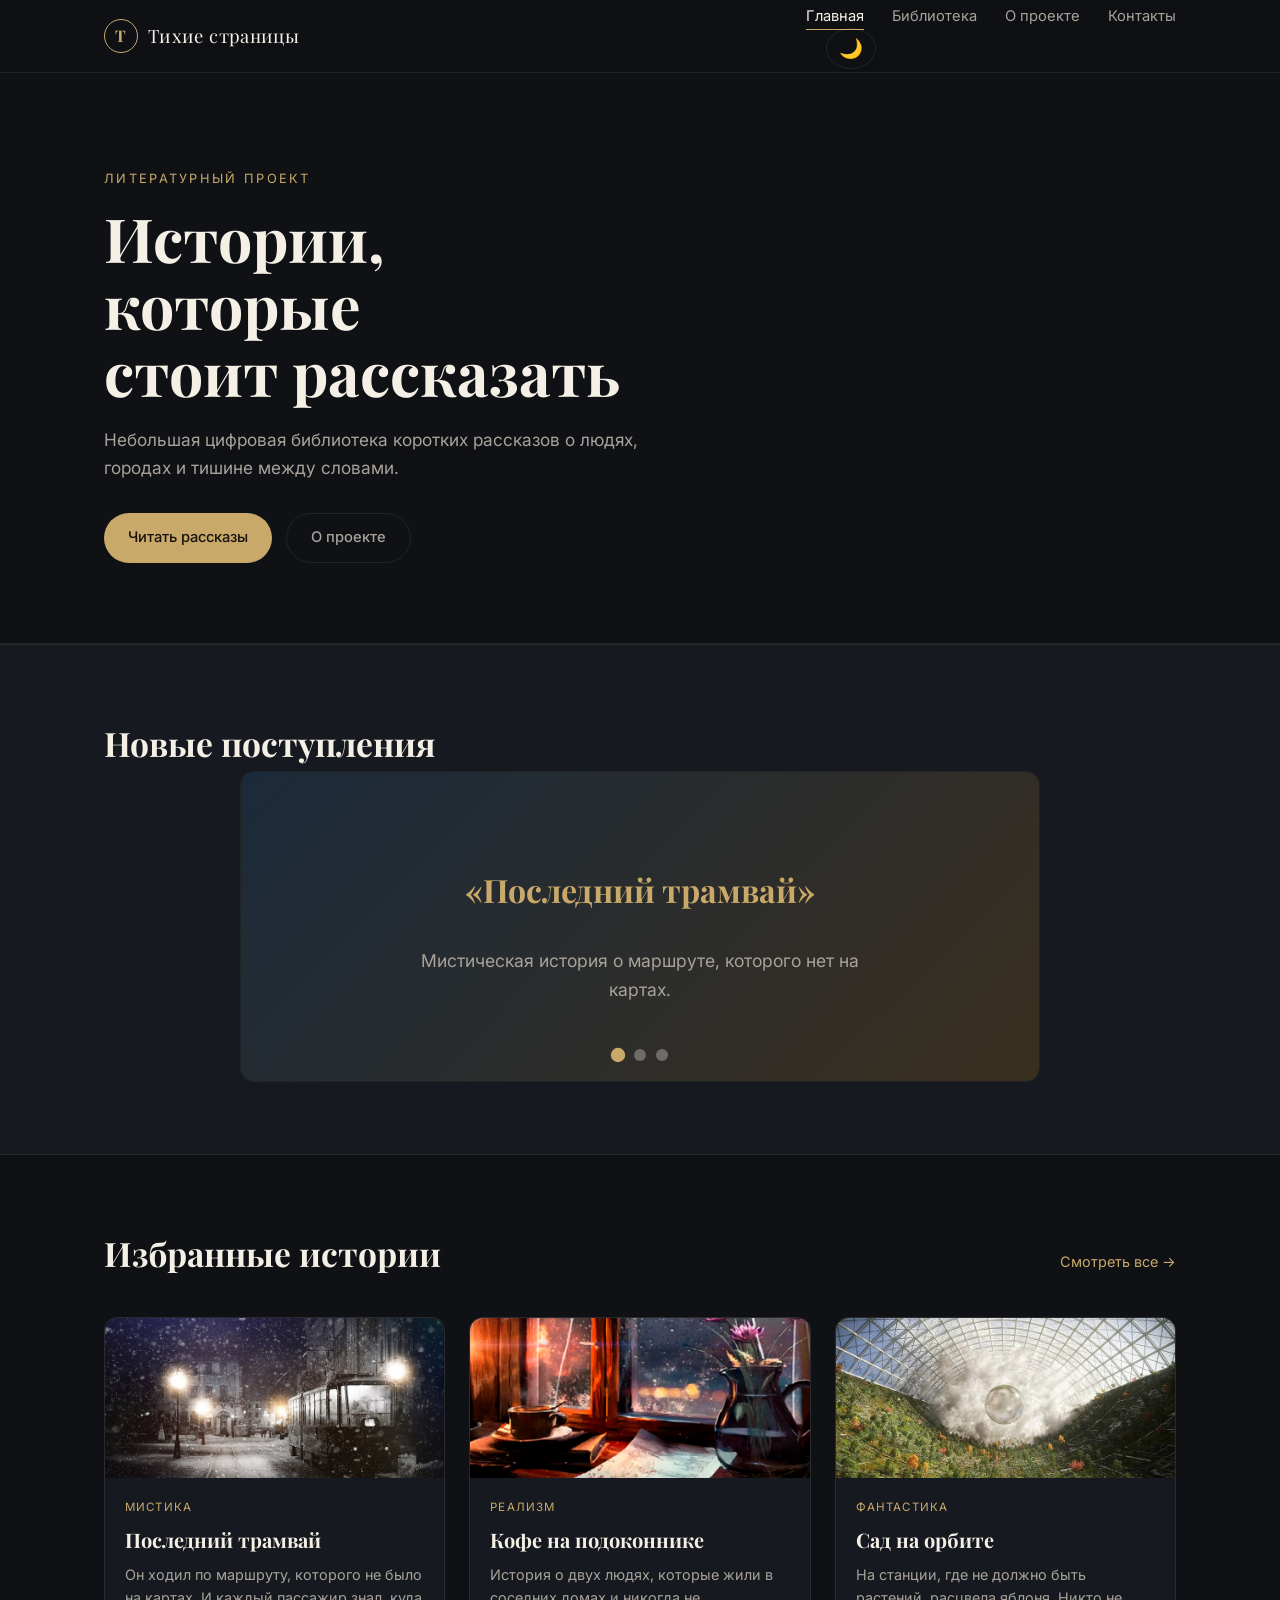
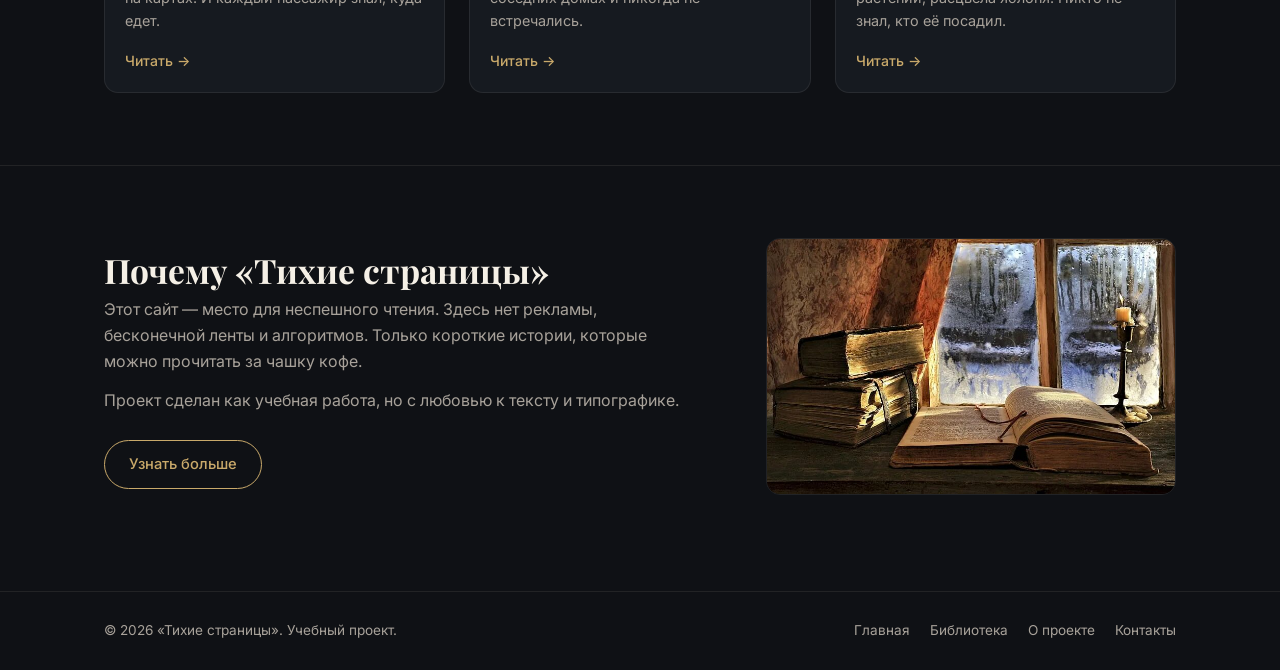
<file: index.html>
<html lang="ru">
<head>
<meta charset="UTF-8">
<meta name="viewport" content="width=device-width, initial-scale=1.0">
<title>Тихие страницы — истории и рассказы</title>
<link rel="preconnect" href="https://fonts.googleapis.com">
<link rel="preconnect" href="https://fonts.gstatic.com" crossorigin>
<link href="https://fonts.googleapis.com/css2?family=Inter:wght@400;500;600&family=Playfair+Display:ital,wght@0,600;0,700;1,600&display=swap" rel="stylesheet">
<link rel="stylesheet" href="style.css">
</head>
<body>
<header class="site-header">
<div class="container header-inner">
<a href="index.html" class="logo">
<span class="logo-mark">Т</span>
<span class="logo-text">Тихие страницы</span>
</a>
<nav class="main-nav" aria-label="Основная навигация">
<ul>
<li><a href="index.html" class="active">Главная</a></li>
<li><a href="stories.html">Библиотека</a></li>
<li><a href="about.html">О проекте</a></li>
<li><a href="contact.html">Контакты</a></li>
</ul>
<button id="theme-toggle" class="theme-btn" title="Сменить тему">🌙</button>
</nav>
</div>
</header>
<main>
<section class="hero">
<div class="container hero-inner">
<p class="hero-kicker">Литературный проект</p>
<h1 class="hero-title">Истории, которые<br>стоит рассказать</h1>
<p class="hero-subtitle">Небольшая цифровая библиотека коротких рассказов о людях, городах и тишине между словами.</p>
<div class="hero-actions">
<a href="stories.html" class="btn btn-primary">Читать рассказы</a>
<a href="about.html" class="btn btn-ghost">О проекте</a>
</div>
</div>
</section>
<section class="slider-section section">
<div class="container">
<h2 class="section-title">Новые поступления</h2>
<div class="slider-container">
<input type="radio" name="slider" id="slide1" checked>
<input type="radio" name="slider" id="slide2">
<input type="radio" name="slider" id="slide3">
<div class="slides">
<div class="slide slide-content-1">
<h3>«Последний трамвай»</h3>
<p>Мистическая история о маршруте, которого нет на картах.</p>
</div>
<div class="slide slide-content-2">
<h3>«Сад на орбите»</h3>
<p>Фантастика о том, как на космической станции расцвела яблоня.</p>
</div>
<div class="slide slide-content-3">
<h3>«Кофе на подоконнике»</h3>
<p>Тёплая история о двух людях, живущих в соседних домах.</p>
</div>
</div>
<div class="slider-nav">
<label for="slide1"></label>
<label for="slide2"></label>
<label for="slide3"></label>
</div>
</div>
</div>
</section>
<section class="featured section">
<div class="container">
<div class="section-head">
<h2 class="section-title">Избранные истории</h2>
<a href="stories.html" class="link-more">Смотреть все →</a>
</div>
<div class="card-grid">
<article class="story-card">
<img class="card-cover" src="cover-tram.jpg" alt="Ночной старый трамвай" loading="lazy">
<div class="card-body">
<span class="card-tag">Мистика</span>
<h3 class="card-title">Последний трамвай</h3>
<p class="card-excerpt">Он ходил по маршруту, которого не было на картах. И каждый пассажир знал, куда едет.</p>
<a href="#" class="card-link" aria-label="Читать рассказ «Последний трамвай»">Читать →</a>
</div>
</article>
<article class="story-card">
<img class="card-cover" src="cover-coffee.jpg" alt="Чашка кофе на подоконнике" loading="lazy">
<div class="card-body">
<span class="card-tag">Реализм</span>
<h3 class="card-title">Кофе на подоконнике</h3>
<p class="card-excerpt">История о двух людях, которые жили в соседних домах и никогда не встречались.</p>
<a href="#" class="card-link" aria-label="Читать рассказ «Кофе на подоконнике»">Читать →</a>
</div>
</article>
<article class="story-card">
<img class="card-cover" src="cover-orbit.jpg" alt="Растение на космической станции" loading="lazy">
<div class="card-body">
<span class="card-tag">Фантастика</span>
<h3 class="card-title">Сад на орбите</h3>
<p class="card-excerpt">На станции, где не должно быть растений, расцвела яблоня. Никто не знал, кто её посадил.</p>
<a href="#" class="card-link" aria-label="Читать рассказ «Сад на орбите»">Читать →</a>
</div>
</article>
</div>
</div>
</section>
<section class="about-preview section">
<div class="container about-preview-inner">
<div class="about-text">
<h2 class="section-title">Почему «Тихие страницы»</h2>
<p>Этот сайт — место для неспешного чтения. Здесь нет рекламы, бесконечной ленты и алгоритмов. Только короткие истории, которые можно прочитать за чашку кофе.</p>
<p>Проект сделан как учебная работа, но с любовью к тексту и типографике.</p>
<a href="about.html" class="btn btn-outline">Узнать больше</a>
</div>
<div class="about-visual">
<img class="about-visual-img" src="about-visual.jpg" alt="Раскрытая книга на столе" loading="lazy">
</div>
</div>
</section>
</main>
<footer class="site-footer">
<div class="container footer-inner">
<p class="footer-copy">© 2026 «Тихие страницы». Учебный проект.</p>
<nav class="footer-nav" aria-label="Навигация в подвале">
<a href="index.html">Главная</a>
<a href="stories.html">Библиотека</a>
<a href="about.html">О проекте</a>
<a href="contact.html">Контакты</a>
</nav>
</div>
</footer>
<script src="script.js"></script>
</body>
</html>
</file>
<file: style.css>
:root {
  --bg: #0f1115;
  --bg-elevated: #161a20;
  --text: #f5f0e6;
  --text-muted: #a8a29a;
  --accent: #c9a96a;
  --accent-soft: rgba(201, 169, 106, 0.15);
  --border: rgba(245, 240, 230, 0.08);
  --radius: 14px;
  --font-heading: 'Playfair Display', 'Georgia', serif;
  --font-body: 'Inter', 'Segoe UI', sans-serif;
  --container: 1120px;
}
*, *::before, *::after {
  box-sizing: border-box;
}
html {
  scroll-behavior: smooth;
}
body {
  margin: 0;
  background-color: var(--bg);
  color: var(--text);
  font-family: var(--font-body);
  font-size: 16px;
  line-height: 1.6;
  -webkit-font-smoothing: antialiased;
}
img {
  max-width: 100%;
  display: block;
}
a {
  color: inherit;
  text-decoration: none;
}
ul {
  list-style: none;
  margin: 0;
  padding: 0;
}
.container {
  width: 100%;
  max-width: var(--container);
  margin: 0 auto;
  padding: 0 24px;
}
.site-header {
  border-bottom: 1px solid var(--border);
  background-color: rgba(15, 17, 21, 0.85);
  backdrop-filter: blur(12px);
  position: sticky;
  top: 0;
  z-index: 100;
}
.header-inner {
  display: flex;
  align-items: center;
  justify-content: space-between;
  min-height: 72px;
  gap: 24px;
}
.logo {
  display: inline-flex;
  align-items: center;
  gap: 10px;
  font-family: var(--font-heading);
  font-size: 1.15rem;
  letter-spacing: 0.02em;
}
.logo-mark {
  display: inline-flex;
  align-items: center;
  justify-content: center;
  width: 34px;
  height: 34px;
  border: 1px solid var(--accent);
  border-radius: 50%;
  color: var(--accent);
  font-weight: 700;
  font-size: 1rem;
}
.main-nav ul {
  display: flex;
  gap: 28px;
}
.main-nav a {
  font-size: 0.92rem;
  color: var(--text-muted);
  transition: color 0.2s ease;
  padding-bottom: 4px;
  border-bottom: 1px solid transparent;
}
.main-nav a:hover,
.main-nav a.active {
  color: var(--text);
  border-bottom-color: var(--accent);
}
.hero {
  padding: 96px 0 80px;
  border-bottom: 1px solid var(--border);
  background-color: var(--bg);
}
.hero-kicker {
  color: var(--accent);
  font-size: 0.8rem;
  letter-spacing: 0.18em;
  text-transform: uppercase;
  margin: 0 0 16px;
}
.hero-title {
  font-family: var(--font-heading);
  font-size: clamp(2.4rem, 5vw, 3.8rem);
  line-height: 1.1;
  margin: 0 0 20px;
  max-width: 14ch;
}
.hero-subtitle {
  color: var(--text-muted);
  font-size: 1.08rem;
  max-width: 52ch;
  margin: 0 0 32px;
}
.hero-actions {
  display: flex;
  flex-wrap: wrap;
  gap: 14px;
}
.btn {
  display: inline-flex;
  align-items: center;
  justify-content: center;
  padding: 12px 24px;
  border-radius: 999px;
  font-size: 0.92rem;
  font-weight: 500;
  transition: transform 0.15s ease, background-color 0.2s ease, border-color 0.2s ease;
}
.btn:active {
  transform: scale(0.98);
}
.btn-primary {
  background-color: var(--accent);
  color: #17130c;
}
.btn-primary:hover {
  background-color: #d9bc84;
}
.btn-ghost {
  border: 1px solid var(--border);
  color: var(--text-muted);
}
.btn-ghost:hover {
  border-color: var(--accent);
  color: var(--text);
}
.btn-outline {
  border: 1px solid var(--accent);
  color: var(--accent);
}
.btn-outline:hover {
  background-color: var(--accent-soft);
}
.section {
  padding: 72px 0;
}
.section-head {
  display: flex;
  align-items: baseline;
  justify-content: space-between;
  gap: 24px;
  margin-bottom: 36px;
  flex-wrap: wrap;
}
.section-title {
  font-family: var(--font-heading);
  font-size: clamp(1.6rem, 3vw, 2.1rem);
  margin: 0;
}
.link-more {
  color: var(--accent);
  font-size: 0.9rem;
  white-space: nowrap;
}
.link-more:hover {
  text-decoration: underline;
}
.card-grid {
  display: grid;
  grid-template-columns: repeat(auto-fill, minmax(280px, 1fr));
  gap: 24px;
}
.story-card {
  background-color: var(--bg-elevated);
  border: 1px solid var(--border);
  border-radius: var(--radius);
  overflow: hidden;
  display: flex;
  flex-direction: column;
  transition: transform 0.2s ease, border-color 0.2s ease;
}
.story-card:hover {
  transform: translateY(-4px);
  border-color: var(--accent-soft);
}
.card-cover {
  width: 100%;
  height: 160px;
  object-fit: cover;
  display: block;
}
.card-body {
  padding: 20px;
  display: flex;
  flex-direction: column;
  gap: 10px;
  flex: 1;
}
.card-tag {
  font-size: 0.72rem;
  letter-spacing: 0.1em;
  text-transform: uppercase;
  color: var(--accent);
}
.card-title {
  font-family: var(--font-heading);
  font-size: 1.25rem;
  margin: 0;
  line-height: 1.3;
}
.card-excerpt {
  color: var(--text-muted);
  font-size: 0.9rem;
  margin: 0;
  flex: 1;
}
.card-link {
  color: var(--accent);
  font-size: 0.88rem;
  font-weight: 500;
  margin-top: 8px;
}
.card-link:hover {
  text-decoration: underline;
}
.about-preview {
  border-top: 1px solid var(--border);
}
.about-preview-inner {
  display: grid;
  grid-template-columns: 1.2fr 0.8fr;
  gap: 48px;
  align-items: center;
}
.about-text p {
  color: var(--text-muted);
  margin: 0 0 14px;
  max-width: 58ch;
}
.about-text .btn {
  margin-top: 12px;
}
.about-visual-img {
  width: 100%;
  height: 100%;
  min-height: 200px;
  max-height: 320px;
  object-fit: cover;
  border-radius: var(--radius);
  border: 1px solid var(--border);
}
.site-footer {
  border-top: 1px solid var(--border);
  padding: 28px 0;
  margin-top: 24px;
}
.footer-inner {
  display: flex;
  align-items: center;
  justify-content: space-between;
  gap: 20px;
  flex-wrap: wrap;
}
.footer-copy {
  color: var(--text-muted);
  font-size: 0.85rem;
  margin: 0;
}
.footer-nav {
  display: flex;
  gap: 20px;
  flex-wrap: wrap;
}
.footer-nav a {
  color: var(--text-muted);
  font-size: 0.85rem;
  transition: color 0.2s ease;
}
.footer-nav a:hover {
  color: var(--accent);
}
@media (max-width: 820px) {
  .header-inner {
    flex-direction: column;
    justify-content: center;
    padding: 16px 0;
    gap: 12px;
  }
  .main-nav ul {
    gap: 18px;
    flex-wrap: wrap;
    justify-content: center;
  }
  .hero {
    padding: 64px 0 56px;
  }
  .about-preview-inner {
    grid-template-columns: 1fr;
    gap: 28px;
  }
  .section {
    padding: 52px 0;
  }
}
@media (max-width: 480px) {
  .container {
    padding: 0 16px;
  }
  .hero-title {
    font-size: 2rem;
  }
  .hero-actions {
    flex-direction: column;
    align-items: stretch;
  }
  .btn {
    width: 100%;
  }
  .section-head {
    flex-direction: column;
    align-items: flex-start;
    gap: 8px;
  }
}
.page-header {
  padding: 64px 0 32px;
  border-bottom: 1px solid var(--border);
  background: radial-gradient(ellipse at 50% 0%, rgba(201, 169, 106, 0.05), transparent 70%);
  text-align: center;
}
.page-title {
  font-family: var(--font-heading);
  font-size: clamp(2.2rem, 4vw, 3.2rem);
  margin: 0 0 12px;
  color: var(--accent);
}
.page-desc {
  color: var(--text-muted);
  font-size: 1.05rem;
  max-width: 60ch;
  margin: 0 auto;
}
.catalog {
  padding-top: 48px;
}
.bg-elevated {
  background-color: var(--bg-elevated);
  border-top: 1px solid var(--border);
  border-bottom: 1px solid var(--border);
}
.text-center {
  text-align: center;
}
.about-manifesto {
  max-width: 800px;
  margin: 0 auto;
  text-align: center;
}
.about-manifesto .section-title {
  margin-bottom: 24px;
}
.manifesto-lead {
  font-family: var(--font-heading);
  font-size: 1.4rem;
  color: var(--text);
  line-height: 1.5;
  margin-bottom: 20px;
}
.about-manifesto p {
  color: var(--text-muted);
  font-size: 1.05rem;
  line-height: 1.7;
  margin-bottom: 16px;
}
.principles-grid {
  display: grid;
  grid-template-columns: repeat(auto-fit, minmax(250px, 1fr));
  gap: 32px;
}
.principle-card {
  padding: 32px;
  background-color: var(--bg);
  border: 1px solid var(--border);
  border-radius: var(--radius);
  transition: transform 0.2s ease, border-color 0.2s ease;
}
.principle-card:hover {
  transform: translateY(-4px);
  border-color: var(--accent-soft);
}
.principle-num {
  display: block;
  font-family: var(--font-heading);
  font-size: 2.5rem;
  color: var(--accent);
  opacity: 0.5;
  margin-bottom: 16px;
  line-height: 1;
}
.principle-card h3 {
  margin-top: 0;
  margin-bottom: 12px;
}
.principle-card p {
  color: var(--text-muted);
  font-size: 0.95rem;
  margin: 0;
}
.quote-block {
  max-width: 900px;
  margin: 0 auto;
  text-align: center;
  padding: 48px 24px;
  border-top: 1px solid var(--border);
  border-bottom: 1px solid var(--border);
  background: radial-gradient(ellipse at center, rgba(201, 169, 106, 0.03), transparent 70%);
}
.quote-text {
  font-family: var(--font-heading);
  font-size: clamp(1.5rem, 3vw, 2rem);
  line-height: 1.4;
  color: var(--text);
  font-style: italic;
  margin: 0 0 16px;
}
.quote-author {
  color: var(--accent);
  font-size: 0.9rem;
  letter-spacing: 0.1em;
  text-transform: uppercase;
}
@media (max-width: 480px) {
  .manifesto-lead {
    font-size: 1.2rem;
  }
  .principle-card {
    padding: 24px;
  }
}
.contact-container {
  display: grid;
  grid-template-columns: 1fr 1fr;
  gap: 48px;
  align-items: start;
  max-width: 1000px;
  margin: 0 auto;
}
.contact-form {
  display: flex;
  flex-direction: column;
  gap: 20px;
}
.form-group {
  display: flex;
  flex-direction: column;
  gap: 8px;
}
.form-group label {
  font-size: 0.9rem;
  color: var(--text-muted);
  font-weight: 500;
}
.form-group input,
.form-group textarea {
  background-color: var(--bg-elevated);
  border: 1px solid var(--border);
  border-radius: 8px;
  padding: 14px 16px;
  color: var(--text);
  font-family: var(--font-body);
  font-size: 1rem;
  transition: border-color 0.2s ease, box-shadow 0.2s ease;
}
.form-group input:focus,
.form-group textarea:focus {
  outline: none;
  border-color: var(--accent);
  box-shadow: 0 0 0 3px var(--accent-soft);
}
.form-group textarea {
  resize: vertical;
  min-height: 140px;
}
.contact-form .btn {
  align-self: flex-start;
  cursor: pointer;
  border: none;
  font-family: inherit;
  margin-top: 8px;
}
.contact-info {
  background-color: var(--bg-elevated);
  padding: 32px;
  border-radius: var(--radius);
  border: 1px solid var(--border);
}
.editor-card {
  display: flex;
  align-items: center;
  gap: 16px;
  margin-bottom: 24px;
  padding-bottom: 24px;
  border-bottom: 1px solid var(--border);
}
.editor-avatar {
  width: 72px;
  height: 72px;
  border-radius: 50%;
  object-fit: cover;
  border: 2px solid var(--accent);
  flex-shrink: 0;
}
.editor-role {
  font-size: 0.85rem;
  color: var(--accent);
  text-transform: uppercase;
  letter-spacing: 0.05em;
  margin: 0;
}
.contact-text {
  color: var(--text-muted);
  font-size: 0.95rem;
  margin-bottom: 24px;
  line-height: 1.6;
}
.contact-list {
  display: flex;
  flex-direction: column;
  gap: 16px;
  margin-bottom: 32px;
}
.contact-list li {
  display: flex;
  flex-direction: column;
  gap: 4px;
}
.contact-label {
  font-size: 0.8rem;
  text-transform: uppercase;
  letter-spacing: 0.05em;
  color: var(--accent);
}
.contact-list a,
.contact-list span {
  font-size: 1.05rem;
  color: var(--text);
  transition: color 0.2s ease;
}
.contact-list a:hover {
  color: var(--accent);
}
.socials {
  display: flex;
  gap: 12px;
  flex-wrap: wrap;
}
.social-link {
  display: inline-block;
  padding: 8px 16px;
  border: 1px solid var(--border);
  border-radius: 999px;
  font-size: 0.85rem;
  color: var(--text-muted);
  transition: border-color 0.2s ease, color 0.2s ease;
}
.social-link:hover {
  border-color: var(--accent);
  color: var(--text);
}
@media (max-width: 820px) {
  .contact-container {
    grid-template-columns: 1fr;
    gap: 40px;
  }
}
.slider-section {
  background-color: var(--bg-elevated);
  border-top: 1px solid var(--border);
  border-bottom: 1px solid var(--border);
}
.slider-container {
  position: relative;
  max-width: 800px;
  margin: 0 auto;
  overflow: hidden;
  border-radius: var(--radius);
  border: 1px solid var(--border);
  background-color: var(--bg);
}
.slider-container input {
  display: none;
}
.slides {
  display: flex;
  width: 300%;
  transition: transform 0.5s ease-in-out;
}
.slide {
  width: 33.333%;
  padding: 60px 40px;
  text-align: center;
  display: flex;
  flex-direction: column;
  justify-content: center;
  align-items: center;
  min-height: 250px;
}
.slide h3 {
  font-family: var(--font-heading);
  font-size: 2rem;
  color: var(--accent);
  margin-bottom: 15px;
}
.slide p {
  color: var(--text-muted);
  font-size: 1.1rem;
  max-width: 500px;
}
.slide-content-1 {
  background: linear-gradient(135deg, #1b2a3a, #3a2f1f);
}
.slide-content-2 {
  background: linear-gradient(135deg, #1f1a2e, #2a2318);
}
.slide-content-3 {
  background: linear-gradient(135deg, #2a1f1a, #1a2a24);
}
.slider-nav {
  position: absolute;
  bottom: 20px;
  width: 100%;
  display: flex;
  justify-content: center;
  gap: 10px;
  z-index: 10;
}
.slider-nav label {
  width: 12px;
  height: 12px;
  border-radius: 50%;
  background: rgba(255, 255, 255, 0.3);
  cursor: pointer;
  transition: background 0.3s ease;
}
.slider-nav label:hover {
  background: rgba(255, 255, 255, 0.6);
}
#slide1:checked ~ .slides {
  transform: translateX(0);
}
#slide2:checked ~ .slides {
  transform: translateX(-33.333%);
}
#slide3:checked ~ .slides {
  transform: translateX(-66.666%);
}
#slide1:checked ~ .slider-nav label:nth-child(1),
#slide2:checked ~ .slider-nav label:nth-child(2),
#slide3:checked ~ .slider-nav label:nth-child(3) {
  background: var(--accent);
  transform: scale(1.2);
}
.theme-btn {
  background: transparent;
  border: 1px solid var(--border);
  color: var(--text);
  font-size: 1.2rem;
  padding: 8px 12px;
  border-radius: 50%;
  cursor: pointer;
  transition: all 0.3s ease;
  margin-right: auto;
  margin-left: 20px;
}
.theme-btn:hover {
  border-color: var(--accent);
}
body.light-theme {
  --bg: #f8f9fa;
  --bg-elevated: #ffffff;
  --text: #333333;
  --text-muted: #666666;
  --border: #dddddd;
}
</file>
